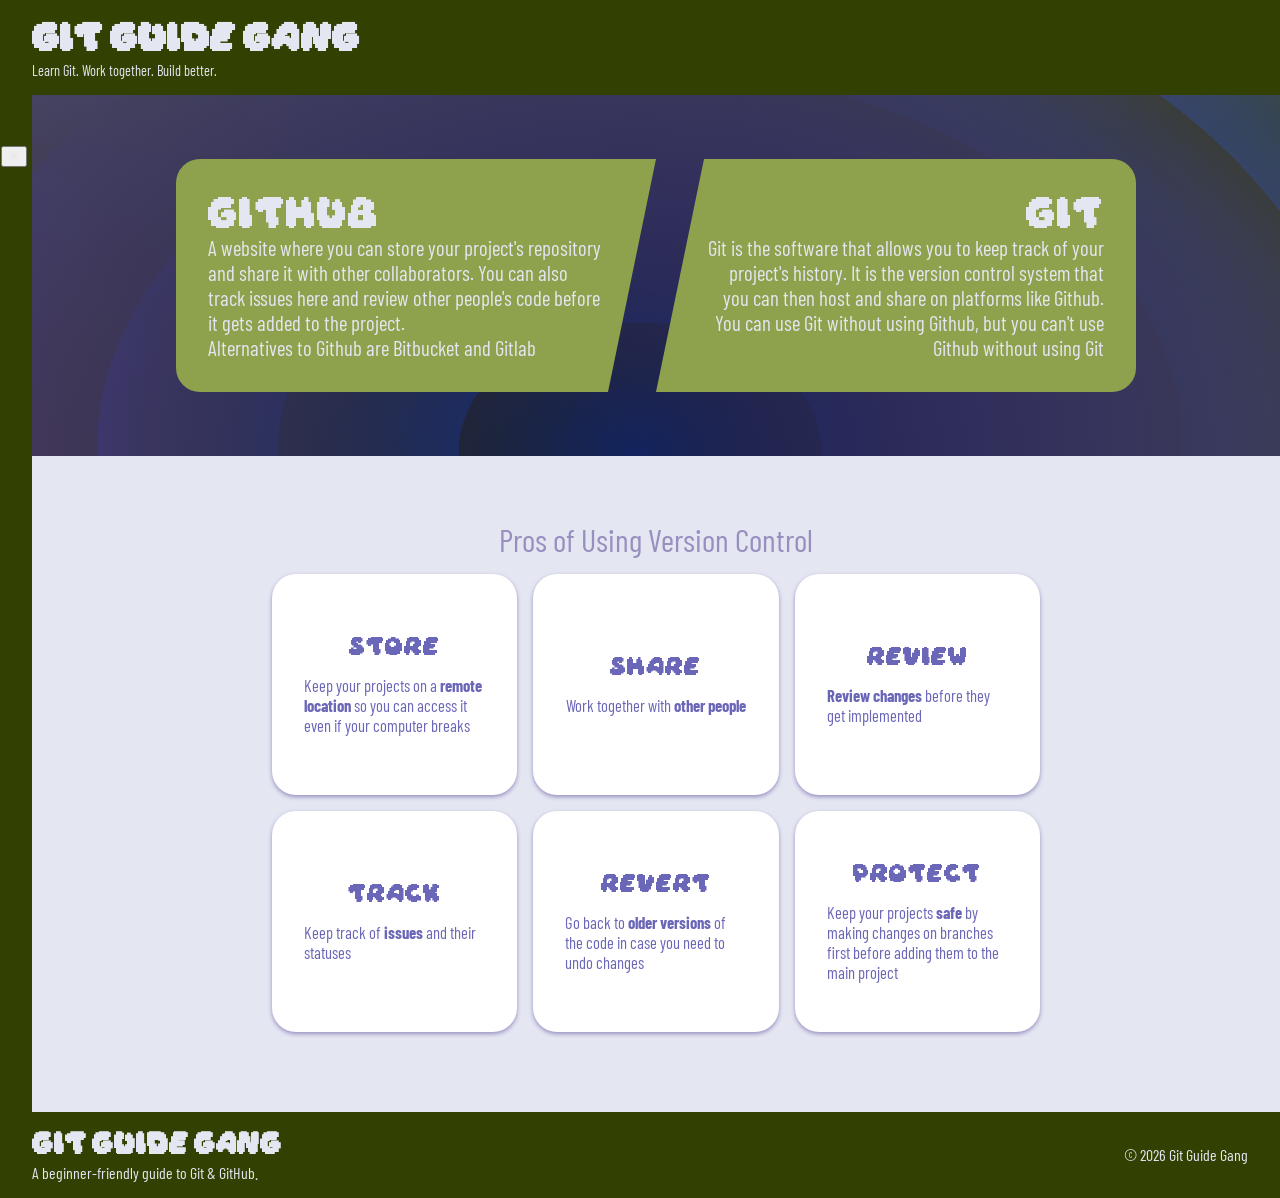
<file: index.html>
<!doctype html>
<html lang="en">
  <head>
    <meta charset="UTF-8" />
    <meta name="viewport" content="width=device-width, initial-scale=1.0" />
    <title>The Git Guide Gang</title>
    <link href="./css/global.css" rel="stylesheet" />
    <link href="./css/home.css" rel="stylesheet" />
    <script type="text/javascript" src="./scripts/app.js" defer></script>
  </head>
  <body class="background">
    <header class="site-header">
      <div class="header-text">
        <h1 class="header-title">Git Guide Gang</h1>
        <p class="header-tagline">Learn Git. Work together. Build better.</p>
      </div>
    </header>
    <div class="nav-container">
    <nav class="nav" id="sidebar">
        <ul>
            <li class="list-logo">
                <span>GitGuideGang</span>
                <button onclick=togglesidebar() id="toggle-btn">
                    <svg xmlns="http://www.w3.org/2000/svg" height="24px" viewBox="0 -960 960 960" width="24px" fill="#e3e3e3"><path d="M120-240v-80h720v80H120Zm0-200v-80h720v80H120Zm0-200v-80h720v80H120Z"/></svg>
                </button>
            </li>
            <li class="active">
                <a href="index.html">
                    <span>Home</span>
                </a>
            </li>
            <li>
                <a href="./html/project.html">
                    <span>Project</span>
                </a>
            </li>
            <li>
                <a href="./html/branching.html">
                    <span>Branching</span>
                </a>
            </li>
            <li>
                <a href="./html/changes.html">
                    <span>Changes</span>
                </a>
            </li>
            <li>
                <a href="./html/commands.html">
                    <span>Commands</span>
                </a>
            </li>
            <li>
                <a href="./html/about.html">
                    <span>About us</span>
                </a>
            </li>
        </ul>
    </nav>
    </div>
    <main>
      <div class="github-git-container">
        <div class="info-container left">
          <div class="info-header left">Github</div>
          <div class="info-text left">
            A website where you can store your project's repository and share it
            with other collaborators. You can also track issues here and review
            other people's code before it gets added to the project.<br />
            Alternatives to Github are Bitbucket and Gitlab
          </div>
        </div>
        <div class="info-container right">
          <div class="info-header right">Git</div>
          <div class="info-text right">
            Git is the software that allows you to keep track of your project's
            history. It is the version control system that you can then host and
            share on platforms like Github. <br />
            You can use Git without using Github, but you can't use Github
            without using Git
          </div>
        </div>
      </div>
      <div class="version-control-container">
        <div class="version-control-header">Pros of Using Version Control</div>
        <div class="card-container">
          <div class="card">
            <div class="card-header">Store</div>
            <div class="card-content">
              Keep your projects on a
              <span class="bold">remote location</span> so you can access it
              even if your computer breaks
            </div>
          </div>
          <div class="card">
            <div class="card-header">Share</div>
            <div class="card-content">
              Work together with
              <span class="bold">other people</span>
            </div>
          </div>
          <div class="card">
            <div class="card-header">Review</div>
            <div class="card-content">
              <span class="bold">Review changes</span> before they get
              implemented
            </div>
          </div>
          <div class="card">
            <div class="card-header">Track</div>
            <div class="card-content">
              Keep track of
              <span class="bold">issues</span> and their statuses
            </div>
          </div>
          <div class="card">
            <div class="card-header">Revert</div>
            <div class="card-content">
              Go back to
              <span class="bold">older versions</span> of the code in case you
              need to undo changes
            </div>
          </div>
          <div class="card">
            <div class="card-header">Protect</div>
            <div class="card-content">
              Keep your projects
              <span class="bold">safe</span> by making changes on branches first
              before adding them to the main project
            </div>
          </div>
        </div>
      </div>
    </main>

    <footer class="site-footer">
      <div class="footer-content">
        <div class="footer-brand">
          <h2 class="footer-title">Git Guide Gang</h2>
          <p class="footer-text">A beginner-friendly guide to Git & GitHub.</p>
        </div>

        <p class="footer-copyright">&copy; 2026 Git Guide Gang</p>
      </div>
    </footer>
  </body>
</html>
</file>
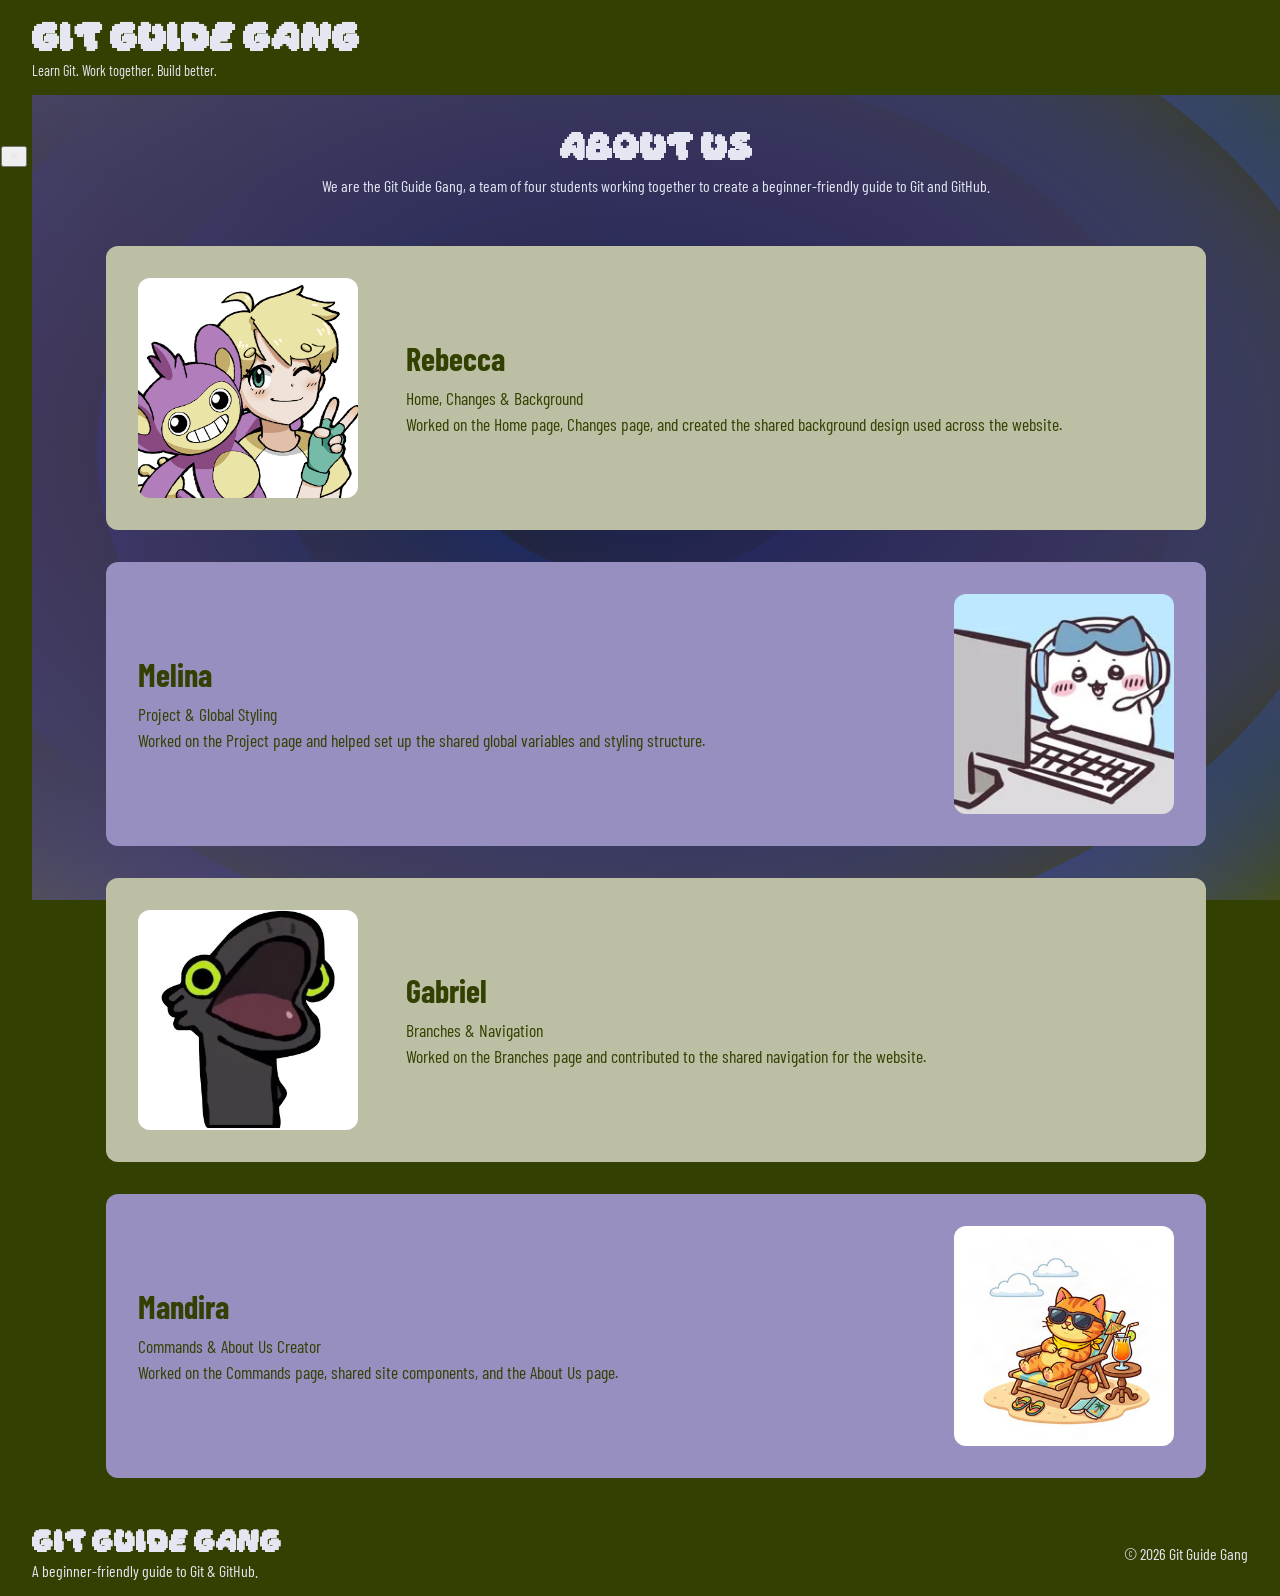
<file: html/about.html>
<!DOCTYPE html>
<html lang="en">
<head>
    <meta charset="UTF-8">
    <meta name="viewport" content="width=device-width, initial-scale=1.0">
    <title>About Us | Git Guide Gang</title>
    <link rel="stylesheet" href="../css/global.css">
    <link rel="stylesheet" href="../css/about.css">
    <script type="text/javascript" src="../scripts/app.js" defer></script>
</head>
<body class="background">
    <header class="site-header">
        <div class="header-text">
            <h1 class="header-title">Git Guide Gang</h1>
            <p class="header-tagline">Learn Git. Work together. Build better.</p>
        </div>
    </header>
    <div class="nav-container">
    <nav class="nav" id="sidebar">
        <ul>
            <li class="list-logo">
                <span>GitGuideGang</span>
                <button onclick=togglesidebar() id="toggle-btn">
                    <svg xmlns="http://www.w3.org/2000/svg" height="24px" viewBox="0 -960 960 960" width="24px" fill="#e3e3e3"><path d="M120-240v-80h720v80H120Zm0-200v-80h720v80H120Zm0-200v-80h720v80H120Z"/></svg>
                </button>
            </li>
            <li>
                <a href="../index.html">
                    <span>Home</span>
                </a>
            </li>
            <li>
                <a href="./project.html">
                    <span>Project</span>
                </a>
            </li>
            <li>
                <a href="./branching.html">
                    <span>Branching</span>
                </a>
            </li>
            <li>
                <a href="./changes.html">
                    <span>Changes</span>
                </a>
            </li>
            <li>
                <a href="./commands.html">
                    <span>Commands</span>
                </a>
            </li>
            <li class="active">
                <a href="./about.html">
                    <span>About us</span>
                </a>
            </li>
        </ul>
    </nav>
    </div>
    <main class="about-page">
        <section class="about-intro">
            <h1>About Us</h1>
            <p>
                We are the Git Guide Gang, a team of four students working
                together to create a beginner-friendly guide to Git and GitHub.
            </p>
        </section>
        <section class="team">
            <div class="team-member">
                <div class="member-image">
                    <img src="../images/reb_profile_picture.png" alt="Rebecca profile picture">
                </div>
                <div class="member-info">
                    <h2>Rebecca</h2>
                    <p class="member-tagline">
                        Home, Changes & Background
                    </p>
                    <p>
                        Worked on the Home page, Changes page, and created the shared 
                        background design used across the website.
                    </p>
                </div>
            </div>
            <div class="team-member">
                <div class="member-image">
                    <img src="../images/mel_profile_picture.jpg" alt="Melina profile picture">
                </div>
                    <div class="member-info">
                        <h2>Melina</h2>
                        <p class="member-tagline">
                            Project & Global Styling
                        </p>
                        <p>
                            Worked on the Project page and helped set up the shared global variables and styling structure.
                        </p>
                    </div>
            </div>
            <div class="team-member">
                <div class="member-image">
                    <img src="../images/gabs_profile_picture.jpg" alt="Gabriel profile picture">
                </div>
                <div class="member-info">
                    <h2>Gabriel</h2>
                    <p class="member-tagline">Branches & Navigation</p>
                    <p>Worked on the Branches page and contributed to the shared navigation for the website.</p>
                </div>
            </div>
            <div class="team-member">
                <div class="member-image">
                    <img src="../images/man_profile_picture.jpg" alt="Mandira profile picture">
                </div>
                <div class="member-info">
                    <h2>Mandira</h2>
                    <p class="member-tagline">Commands &amp; About Us Creator</p>
                    <p>
                        Worked on the Commands page, shared site components,
                        and the About Us page.
                    </p>
                </div>
            </div>
        </section>
    </main>
    <footer class="site-footer">
        <div class="footer-content">
            <div class="footer-brand">
                <h2 class="footer-title">Git Guide Gang</h2>
                <p class="footer-text">A beginner-friendly guide to Git &amp; GitHub.</p>
            </div>
            <p class="footer-copyright">&copy; 2026 Git Guide Gang</p>
        </div>
    </footer>
</body>
</html>
</file>
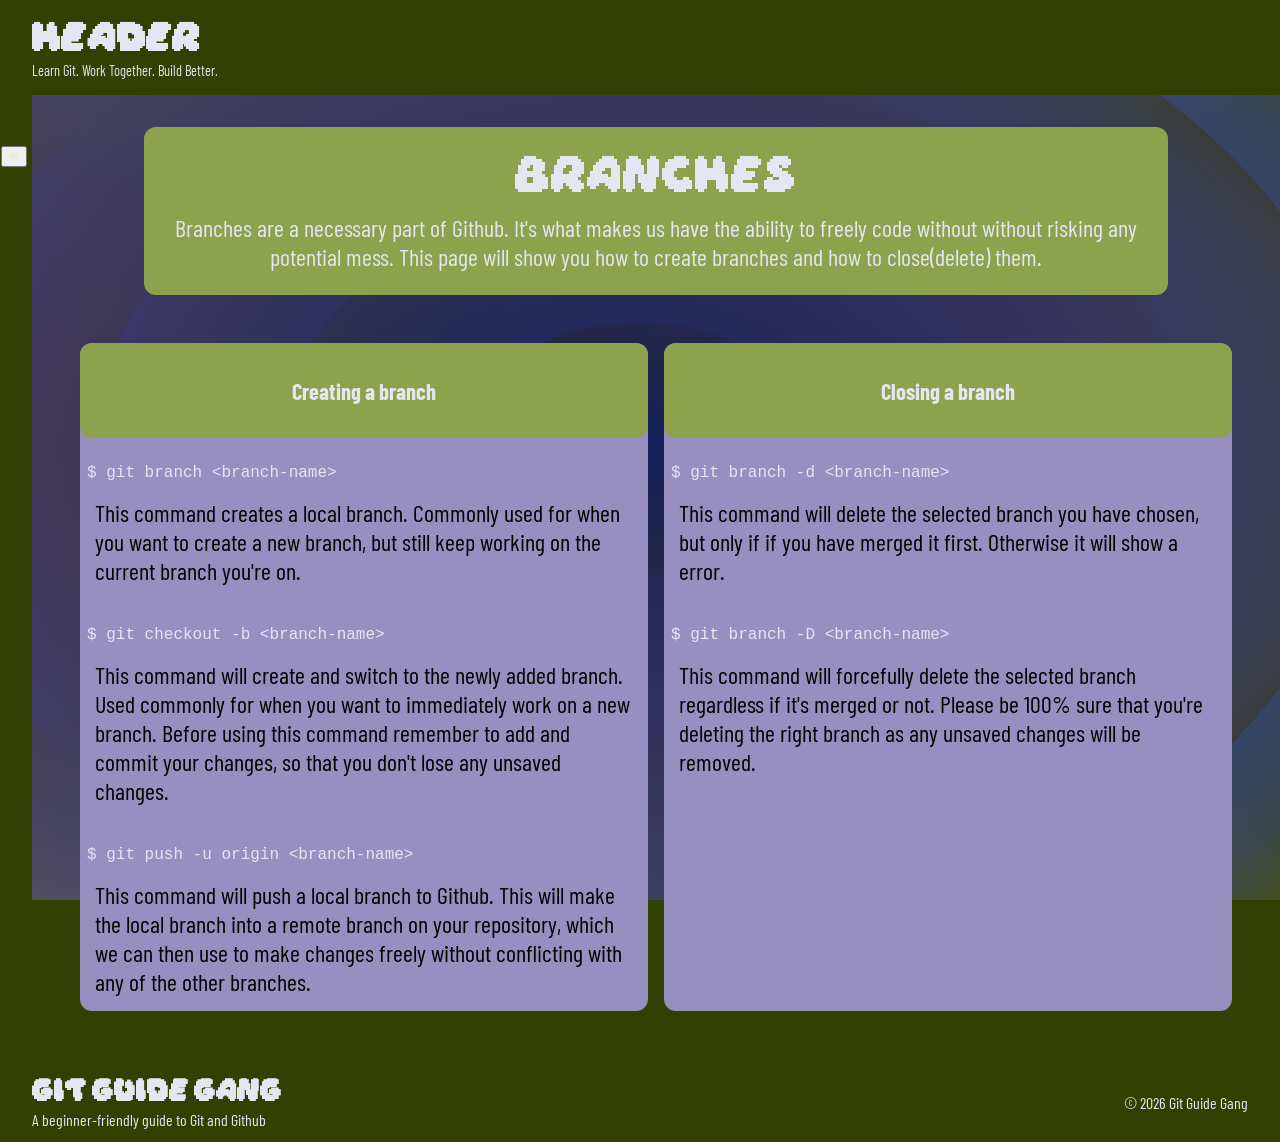
<file: html/branching.html>
<!DOCTYPE html>
<html lang="en">
<head>
    <meta charset="UTF-8">
    <meta name="viewport" content="width=device-width, initial-scale=1.0">
    <title>Branching | Git Guide Gang</title>
    <link rel="stylesheet" href="../css/global.css">
    <link rel="stylesheet" href="../css/branching.css">
    <script type="text/javascript" src="../scripts/app.js" defer></script>
</head>
<body class="background">
    <header class="site-header">
        <div class="header-text">
        <h1 class="header-title">header</h1>
        <p class="header-tagline">Learn Git. Work Together. Build Better.</p>
        </div>
    </header>
    <div class="nav-container">
    <nav class="nav" id="sidebar">
        <ul>
            <li class="list-logo">
                <span>GitGuideGang</span>
                <button onclick=togglesidebar() id="toggle-btn">
                    <svg xmlns="http://www.w3.org/2000/svg" height="24px" viewBox="0 -960 960 960" width="24px" fill="#e3e3e3"><path d="M120-240v-80h720v80H120Zm0-200v-80h720v80H120Zm0-200v-80h720v80H120Z"/></svg>
                </button>
            </li>
            <li>
                <a href="../index.html">
                    <span>Home</span>
                </a>
            </li>
            <li>
                <a href="./project.html">
                    <span>Project</span>
                </a>
            </li>
            <li class="active">
                <a href="./branching.html">
                    <span>Branching</span>
                </a>
            </li>
            <li>
                <a href="./changes.html">
                    <span>Changes</span>
                </a>
            </li>
            <li>
                <a href="./commands.html">
                    <span>Commands</span>
                </a>
            </li>
            <li>
                <a href="./about.html">
                    <span>About us</span>
                </a>
            </li>
        </ul>
    </nav>
    </div>
    <main>
        <div class="container-branch">
            <div class="branch-title">Branches</div>
            <p class="info-text">Branches are a necessary part of Github.
                It's what makes us have the ability to freely code without
                without risking any potential mess. This page will show you how to create
                branches and how to close(delete) them.
            </p>
        </div>
        <div class="card-container">
            <section class="card-window">
                <div class="card-header">
                    <h2 class="card-title">Creating a branch</h2>
                </div>
                <div class="card-content">
                    <div class="card-line">
                        <p class="card-guide"><code>$ git branch &lt;branch-name&gt;</code></p>
                        <p class="info-text">This command creates a local branch. Commonly used
                            for when you want to create a new branch, but still keep working on the current
                            branch you're on.
                        </p>
                    </div>
                    <div class="card-line">
                        <p class="card-guide"><code>$ git checkout -b &lt;branch-name&gt;</code></p>
                        <p class="info-text">This command will create and switch to the newly added branch.
                            Used commonly for when you want to immediately work on a new branch. Before using this
                            command remember to add and commit your changes, so that you don't lose any unsaved changes.
                        </p>
                    </div>
                    <div class="card-line">
                        <p class="card-guide"><code>$ git push -u origin &lt;branch-name&gt;</code></p>
                        <p class="info-text">This command will push a local branch to Github.
                            This will make the local branch into a remote branch on your repository,
                            which we can then use to make changes freely without conflicting with any
                            of the other branches.
                        </p>
                    </div>
                </div>
            </section>
             <section class="card-window">
                <div class="card-header">
                    <h2 class="card-title">Closing a branch</h2>
                </div>
                <div class="card-content">
                    <div class="card-line">
                        <p class="card-guide"><code>$ git branch -d &lt;branch-name&gt;</code></p>
                        <p class="info-text">
                            This command will delete the selected branch you have chosen, but only if 
                            if you have merged it first. Otherwise it will show a error.
                        </p>
                    </div>
                    <div class="card-line">
                        <p class="card-guide"><code>$ git branch -D &lt;branch-name&gt;</code></p>
                        <p class="info-text">This command will forcefully delete the selected branch
                            regardless if it's merged or not. Please be 100% sure that you're deleting
                            the right branch as any unsaved changes will be removed.
                        </p>
                    </div>
                </div>
            </section>
        </div>
    </main>
    <footer class="site-footer">
        <div class="footer-content">
            <div class="footer-brand">
                <h2 class="footer-title">Git Guide Gang</h2>
                <p class="footer-text">A beginner-friendly guide to Git and Github</p>
            </div>
            <p class="footer-copyright">&copy; 2026 Git Guide Gang</p>
        </div>
    </footer>
</body>
</html>
</file>
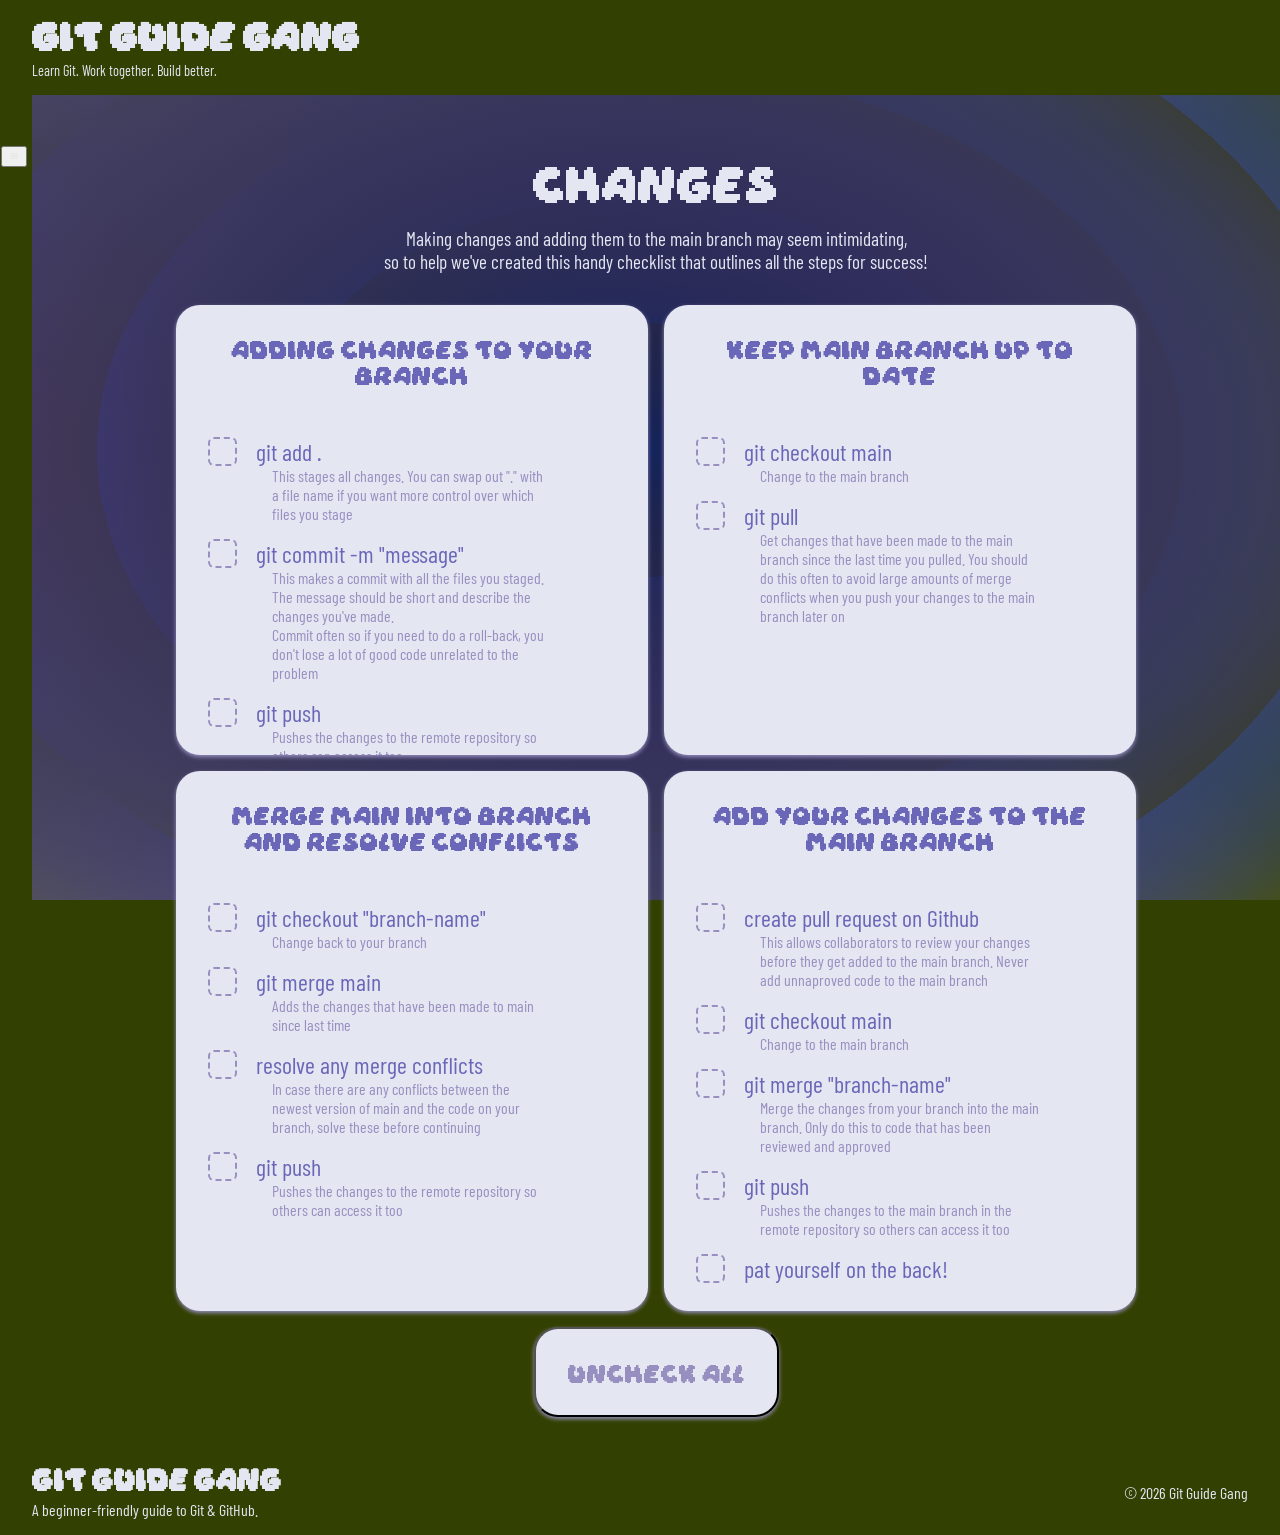
<file: html/changes.html>
<!doctype html>
<html lang="en">
  <head>
    <meta charset="UTF-8" />
    <meta name="viewport" content="width=device-width, initial-scale=1.0" />
    <title>The Git Guide Gang</title>
    <link href="../css/global.css" rel="stylesheet" />
    <link href="../css/changes.css" rel="stylesheet" />
    <script type="text/javascript" src="../scripts/app.js" defer></script>
  </head>
  <body class="background">
    <header class="site-header">
      <div class="header-text">
        <h1 class="header-title">Git Guide Gang</h1>
        <p class="header-tagline">Learn Git. Work together. Build better.</p>
      </div>
    </header>
    <div class="nav-container">
        <nav class="nav" id="sidebar">
        <ul>
            <li class="list-logo">
                <span>GitGuideGang</span>
                <button onclick=togglesidebar() id="toggle-btn">
                    <svg xmlns="http://www.w3.org/2000/svg" height="24px" viewBox="0 -960 960 960" width="24px" fill="#e3e3e3"><path d="M120-240v-80h720v80H120Zm0-200v-80h720v80H120Zm0-200v-80h720v80H120Z"/></svg>
                </button>
            </li>
            <li>
                <a href="../index.html">
                    <span>Home</span>
                </a>
            </li>
            <li>
                <a href="./project.html">
                    <span>Project</span>
                </a>
            </li>
            <li>
                <a href="./branching.html">
                    <span>Branching</span>
                </a>
            </li>
            <li class="active">
                <a href="./changes.html">
                    <span>Changes</span>
                </a>
            </li>
            <li>
                <a href="./commands.html">
                    <span>Commands</span>
                </a>
            </li>
            <li>
                <a href="./about.html">
                    <span>About us</span>
                </a>
            </li>
        </ul>
    </nav>
    </div>
    <main>
      <div class="changes-title">Changes</div>
      <div class="changes-text">
        Making changes and adding them to the main branch may seem intimidating,
        <br />
        so to help we've created this handy checklist that outlines all the
        steps for success!
      </div>

      <div class="card-container">
        <div class="card">
          <div class="card-header">Adding changes to your branch</div>
          <div class="card-content">
            <label class="checklist"
              >git add .
              <input type="checkbox" />
              <span class="checkmark"></span>
            </label>
            <div class="info">
              This stages all changes. You can swap out "." with a file name if
              you want more control over which files you stage
            </div>
            <label class="checklist"
              >git commit -m "message"
              <input type="checkbox" />
              <span class="checkmark"></span>
            </label>
            <div class="info">
              This makes a commit with all the files you staged. The message
              should be short and describe the changes you've made.
              <br />Commit often so if you need to do a roll-back, you don't
              lose a lot of good code unrelated to the problem
            </div>
            <label class="checklist"
              >git push
              <input type="checkbox" />
              <span class="checkmark"></span>
            </label>
            <div class="info">
              Pushes the changes to the remote repository so others can access
              it too
            </div>
          </div>
        </div>
        <div class="card">
          <div class="card-header">Keep main branch up to date</div>
          <div class="card-content">
            <label class="checklist"
              >git checkout main
              <input type="checkbox" />
              <span class="checkmark"></span>
            </label>
            <div class="info">Change to the main branch</div>
            <label class="checklist"
              >git pull
              <input type="checkbox" />
              <span class="checkmark"></span>
            </label>
            <div class="info">
              Get changes that have been made to the main branch since the last
              time you pulled. You should do this often to avoid large amounts
              of merge conflicts when you push your changes to the main branch
              later on
            </div>
          </div>
        </div>
        <div class="card second-row">
          <div class="card-header">
            Merge main into branch and resolve conflicts
          </div>
          <div class="card-content">
            <label class="checklist"
              >git checkout "branch-name"
              <input type="checkbox" />
              <span class="checkmark"></span>
            </label>
            <div class="info">Change back to your branch</div>
            <label class="checklist"
              >git merge main
              <input type="checkbox" />
              <span class="checkmark"></span>
            </label>
            <div class="info">
              Adds the changes that have been made to main since last time
            </div>
            <label class="checklist"
              >resolve any merge conflicts
              <input type="checkbox" />
              <span class="checkmark"></span>
            </label>
            <div class="info">
              In case there are any conflicts between the newest version of main
              and the code on your branch, solve these before continuing
            </div>
            <label class="checklist"
              >git push
              <input type="checkbox" />
              <span class="checkmark"></span>
            </label>
            <div class="info">
              Pushes the changes to the remote repository so others can access
              it too
            </div>
          </div>
        </div>
        <div class="card second-row">
          <div class="card-header">Add your changes to the main branch</div>
          <div class="card-content">
            <label class="checklist"
              >create pull request on Github
              <input type="checkbox" />
              <span class="checkmark"></span>
            </label>
            <div class="info">
              This allows collaborators to review your changes before they get
              added to the main branch. Never add unnaproved code to the main
              branch
            </div>
            <label class="checklist"
              >git checkout main
              <input type="checkbox" />
              <span class="checkmark"></span>
            </label>
            <div class="info">Change to the main branch</div>
            <label class="checklist"
              >git merge "branch-name"
              <input type="checkbox" />
              <span class="checkmark"></span>
            </label>
            <div class="info">
              Merge the changes from your branch into the main branch. Only do
              this to code that has been reviewed and approved
            </div>
            <label class="checklist"
              >git push
              <input type="checkbox" />
              <span class="checkmark"></span>
            </label>
            <div class="info">
              Pushes the changes to the main branch in the remote repository so
              others can access it too
            </div>
            <label class="checklist"
              >pat yourself on the back!
              <input type="checkbox" />
              <span class="checkmark"></span>
            </label>
          </div>
        </div>
      </div>
      <button class="uncheck-button">uncheck all</button>
      <script src="../scripts/checklist.js"></script>
    </main>

    <footer class="site-footer">
      <div class="footer-content">
        <div class="footer-brand">
          <h2 class="footer-title">Git Guide Gang</h2>
          <p class="footer-text">A beginner-friendly guide to Git & GitHub.</p>
        </div>
        <p class="footer-copyright">&copy; 2026 Git Guide Gang</p>
      </div>
    </footer>
  </body>
</html>
</file>
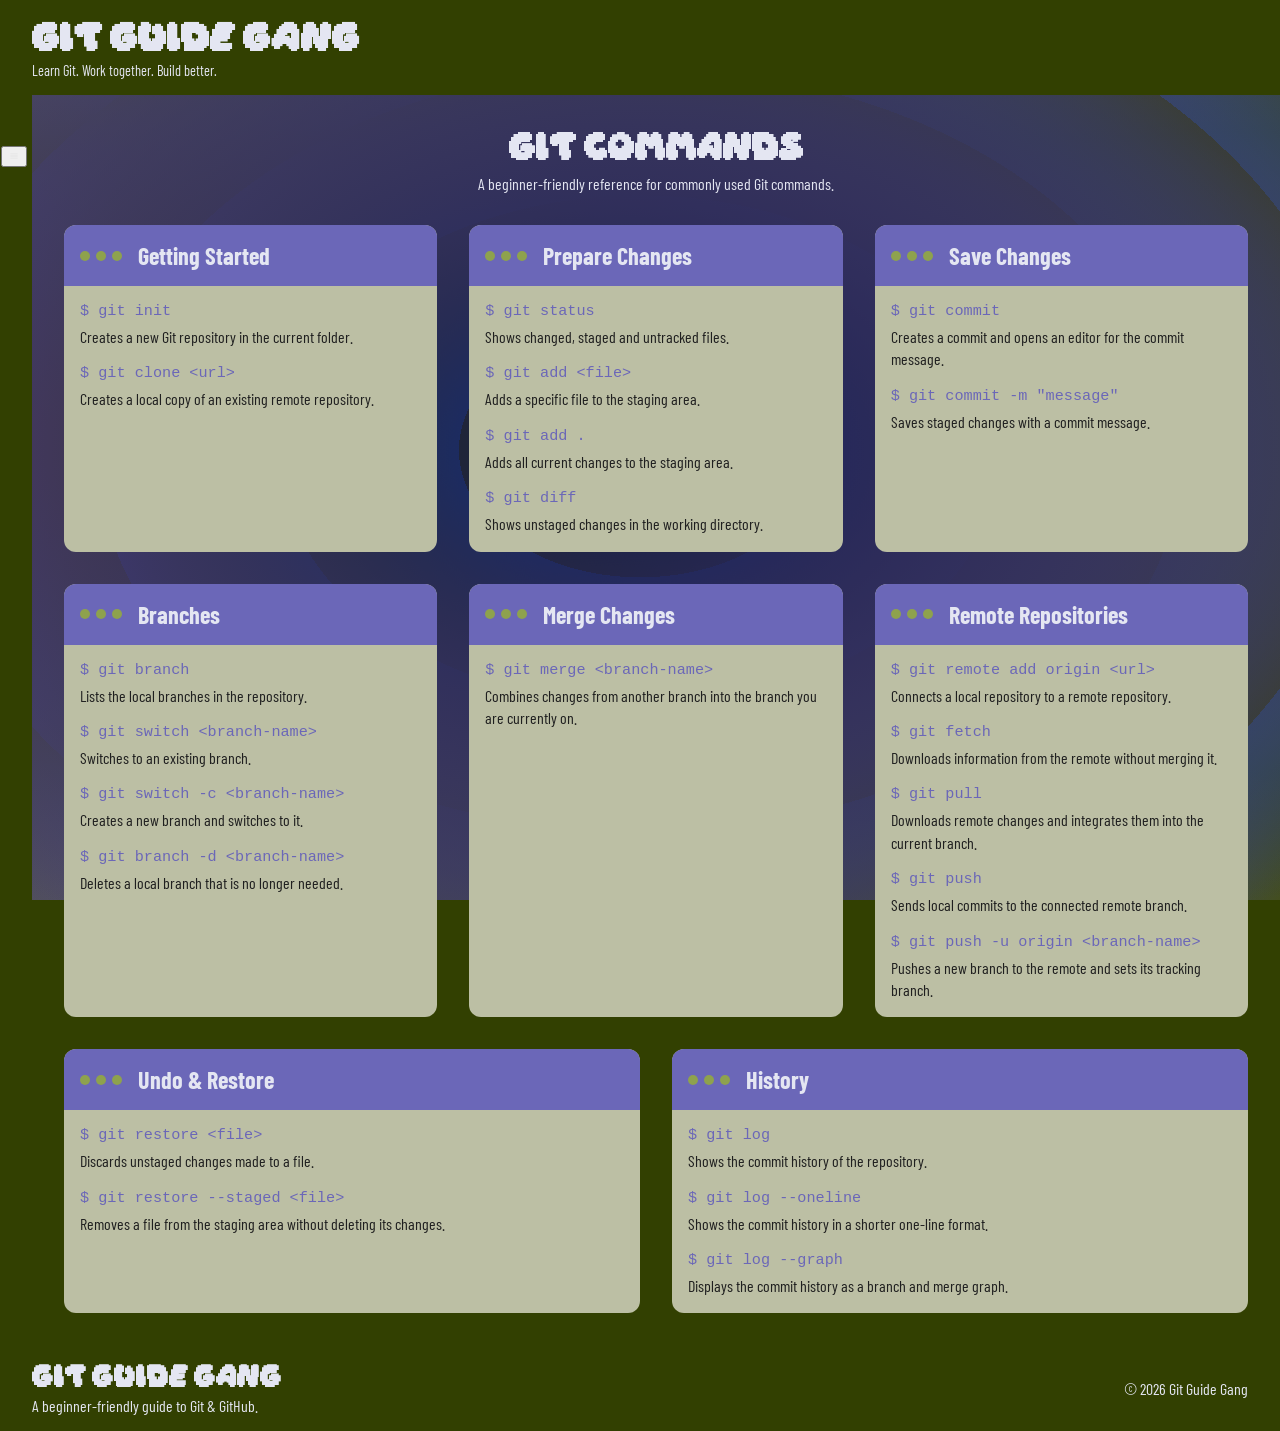
<file: html/commands.html>
<!DOCTYPE html>
<html lang="en">
<head>
    <meta charset="UTF-8">
    <meta name="viewport" content="width=device-width, initial-scale=1.0">
    <title>Git Commands | Git Guide Gang</title>
    <link rel="stylesheet" href="../css/global.css">
    <link rel="stylesheet" href="../css/commands.css">
    <script type="text/javascript" src="../scripts/app.js" defer></script>
</head>
<body class="background">
        <header class="site-header">
        <div class="header-text">
            <h1 class="header-title">Git Guide Gang</h1>
            <p class="header-tagline">
                Learn Git. Work together. Build better.
            </p>
        </div>
        </header>
        <div class="nav-container">
        <nav class="nav" id="sidebar">
        <ul>
            <li class="list-logo">
                <span>GitGuideGang</span>
                <button onclick=togglesidebar() id="toggle-btn">
                    <svg xmlns="http://www.w3.org/2000/svg" height="24px" viewBox="0 -960 960 960" width="24px" fill="#e3e3e3"><path d="M120-240v-80h720v80H120Zm0-200v-80h720v80H120Zm0-200v-80h720v80H120Z"/></svg>
                </button>
            </li>
            <li>
                <a href="../index.html">
                    <span>Home</span>
                </a>
            </li>
            <li>
                <a href="./project.html">
                    <span>Project</span>
                </a>
            </li>
            <li>
                <a href="./branching.html">
                    <span>Branching</span>
                </a>
            </li>
            <li>
                <a href="./changes.html">
                    <span>Changes</span>
                </a>
            </li>
            <li class="active">
                <a href="./commands.html">
                    <span>Commands</span>
                </a>
            </li>
            <li>
                <a href="./about.html">
                    <span>About us</span>
                </a>
            </li>
        </ul>
    </nav>
    </div>
        <main class="commands-page">
            <section class="commands-intro">
                <h1>Git Commands</h1>
                <p>
                    A beginner-friendly reference for commonly used Git commands.
                </p>
            </section>
            <div class="terminal-container">
                <section class="terminal-window">
                    <div class="terminal-header">
                        <div class="terminal-dots">
                            <span></span>
                            <span></span>
                            <span></span>
                        </div>
                        <h2>Getting Started</h2>
                    </div>
                    <div class="terminal-content">
                        <div class="command-line">
                            <code>$ git init</code>
                            <p>Creates a new Git repository in the current folder.</p>
                        </div>
                        <div class="command-line">
                            <code>$ git clone &lt;url&gt;</code>
                            <p>Creates a local copy of an existing remote repository.</p>
                        </div>
                    </div>
                </section>
                <section class="terminal-window">
                    <div class="terminal-header">
                        <div class="terminal-dots">
                            <span></span>
                            <span></span>
                            <span></span>
                        </div>
                        <h2>Prepare Changes</h2>
                    </div>
                    <div class="terminal-content">
                        <div class="command-line">
                            <code>$ git status</code>
                            <p>Shows changed, staged and untracked files.</p>
                        </div>
                        <div class="command-line">
                            <code>$ git add &lt;file&gt;</code>
                            <p>Adds a specific file to the staging area.</p>
                        </div>
                        <div class="command-line">
                            <code>$ git add .</code>
                            <p>Adds all current changes to the staging area.</p>
                        </div>
                        <div class="command-line">
                            <code>$ git diff</code>
                            <p>Shows unstaged changes in the working directory.</p>
                        </div>
                    </div>
                </section>
                <section class="terminal-window">
                    <div class="terminal-header">
                        <div class="terminal-dots">
                            <span></span>
                            <span></span>
                            <span></span>
                        </div>
                        <h2>Save Changes</h2>
                    </div>
                    <div class="terminal-content">
                        <div class="command-line">
                            <code>$ git commit</code>
                            <p>Creates a commit and opens an editor for the commit message.</p>
                        </div>
                        <div class="command-line">
                            <code>$ git commit -m "message"</code>
                            <p>Saves staged changes with a commit message.</p>
                        </div>
                    </div>
                </section>
                <section class="terminal-window">
                    <div class="terminal-header">
                        <div class="terminal-dots">
                            <span></span>
                            <span></span>
                            <span></span>
                        </div>
                        <h2>Branches</h2>
                    </div>
                    <div class="terminal-content">
                        <div class="command-line">
                            <code>$ git branch</code>
                            <p>Lists the local branches in the repository.</p>
                        </div>
                        <div class="command-line">
                            <code>$ git switch &lt;branch-name&gt;</code>
                            <p>Switches to an existing branch.</p>
                        </div>
                        <div class="command-line">
                            <code>$ git switch -c &lt;branch-name&gt;</code>
                            <p>Creates a new branch and switches to it.</p>
                        </div>
                        <div class="command-line">
                            <code>$ git branch -d &lt;branch-name&gt;</code>
                            <p>Deletes a local branch that is no longer needed.</p>
                        </div>
                    </div>
                </section>
                <section class="terminal-window">
                    <div class="terminal-header">
                        <div class="terminal-dots">
                            <span></span>
                            <span></span>
                            <span></span>
                        </div>
                        <h2>Merge Changes</h2>
                    </div>
                    <div class="terminal-content">
                        <div class="command-line">
                            <code>$ git merge &lt;branch-name&gt;</code>
                            <p>
                                Combines changes from another branch into the
                                branch you are currently on.
                            </p>
                        </div>
                    </div>
                </section>
                <section class="terminal-window">
                    <div class="terminal-header">
                        <div class="terminal-dots">
                            <span></span>
                            <span></span>
                            <span></span>
                        </div>
                        <h2>Remote Repositories</h2>
                    </div>
                    <div class="terminal-content">
                        <div class="command-line">
                            <code>$ git remote add origin &lt;url&gt;</code>
                            <p>Connects a local repository to a remote repository.</p>
                        </div>
                        <div class="command-line">
                            <code>$ git fetch</code>
                            <p>Downloads information from the remote without merging it.</p>
                        </div>
                        <div class="command-line">
                            <code>$ git pull</code>
                            <p>Downloads remote changes and integrates them into the current branch.</p>
                        </div>
                        <div class="command-line">
                            <code>$ git push</code>
                            <p>Sends local commits to the connected remote branch.</p>
                        </div>
                        <div class="command-line">
                            <code>$ git push -u origin &lt;branch-name&gt;</code>
                            <p>
                                Pushes a new branch to the remote and sets its
                                tracking branch.
                            </p>
                        </div>
                    </div>
                </section>
                <section class="terminal-window">
                    <div class="terminal-header">
                        <div class="terminal-dots">
                            <span></span>
                            <span></span>
                            <span></span>
                        </div>
                        <h2>Undo &amp; Restore</h2>
                    </div>
                    <div class="terminal-content">
                        <div class="command-line">
                            <code>$ git restore &lt;file&gt;</code>
                            <p>Discards unstaged changes made to a file.</p>
                        </div>
                         <div class="command-line">
                            <code>$ git restore --staged &lt;file&gt;</code>
                            <p>Removes a file from the staging area without deleting its changes.</p>
                        </div>
                    </div>
                </section>
                <section class="terminal-window">
                    <div class="terminal-header">
                        <div class="terminal-dots">
                            <span></span>
                            <span></span>
                            <span></span>
                        </div>
                        <h2>History</h2>
                    </div>
                    <div class="terminal-content">
                        <div class="command-line">
                            <code>$ git log</code>
                            <p>Shows the commit history of the repository.</p>
                        </div>
                        <div class="command-line">
                            <code>$ git log --oneline</code>
                            <p>Shows the commit history in a shorter one-line format.</p>
                        </div>
                        <div class="command-line">
                            <code>$ git log --graph</code>
                            <p>Displays the commit history as a branch and merge graph.</p>
                        </div>
                    </div>
                </section>
            </div>
        </main>
        <footer class="site-footer">
        <div class="footer-content">
            <div class="footer-brand">
                <h2 class="footer-title">Git Guide Gang</h2>
                <p class="footer-text">
                    A beginner-friendly guide to Git & GitHub.
                </p>
            </div>
            <p class="footer-copyright">
                &copy; 2026 Git Guide Gang
            </p>
        </div>
    </footer> 
</body>
</html>
</file>
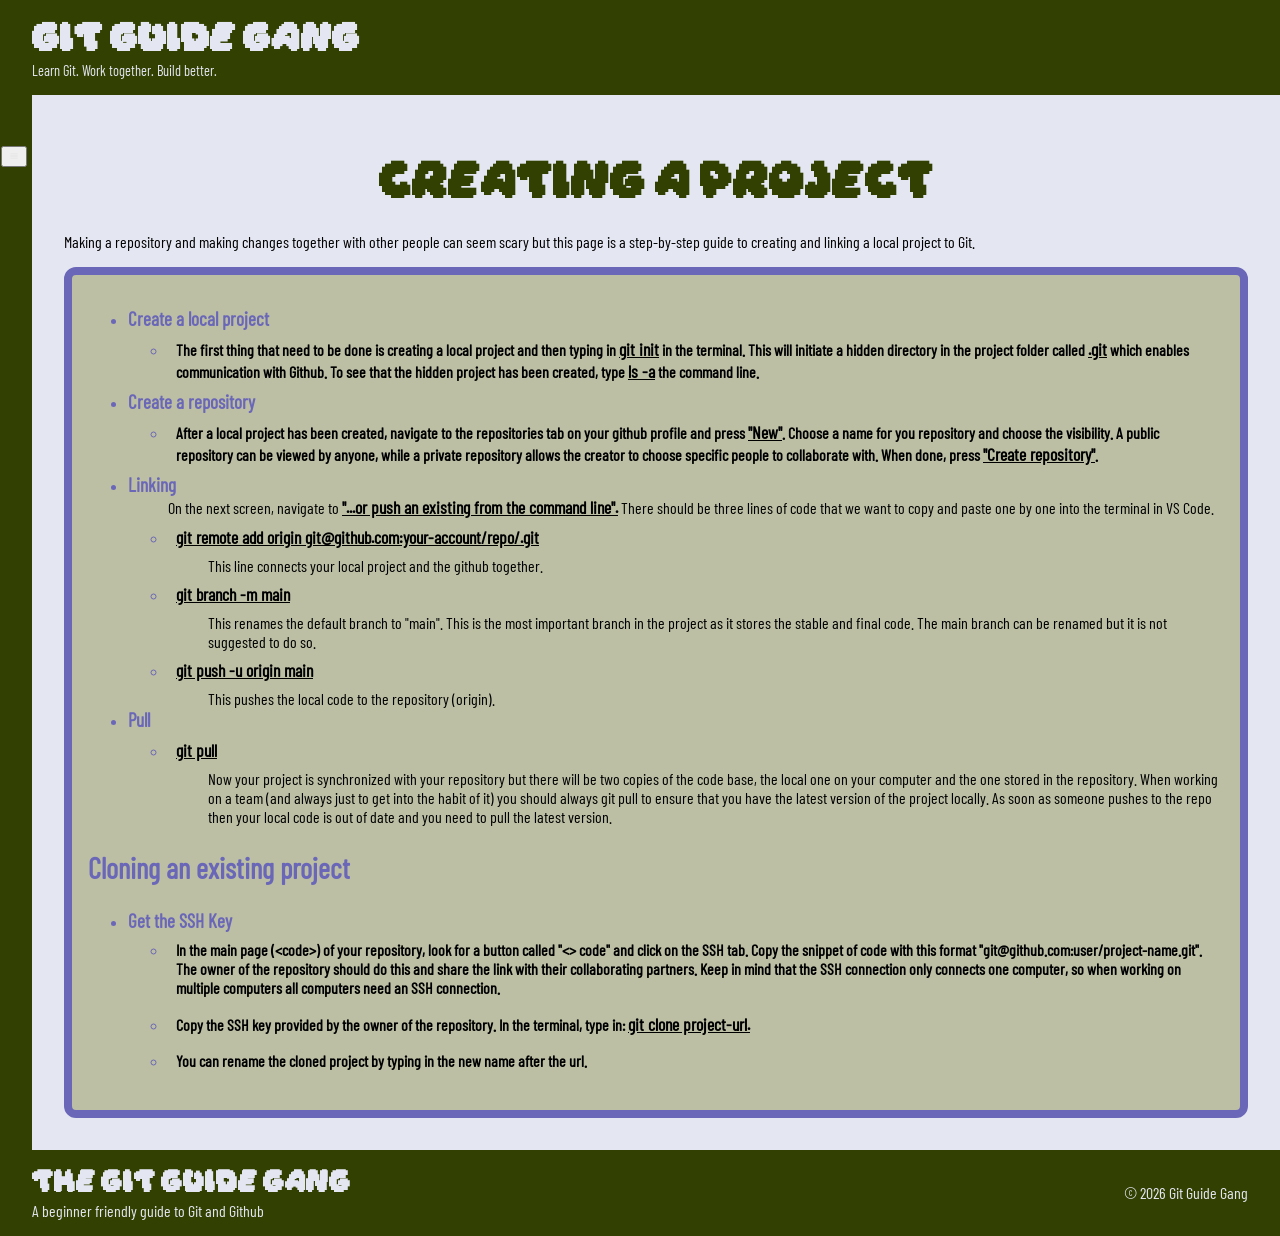
<file: html/project.html>
<!DOCTYPE html>
<html lang="en">
<head>
    <meta charset="UTF-8">
    <meta name="viewport" content="width=device-width, initial-scale=1.0">
    <title>Project</title>
    <link rel="stylesheet" href="../css/global.css">
    <link rel="stylesheet" href="../css/project.css">
    <script type="text/javascript" src="../scripts/app.js" defer></script>
</head>
<body>
    <header class="site-header">
        <div class="header-text">
        <h1 class="header-title">Git Guide Gang</h1>
        <p class="header-tagline">Learn Git. Work together. Build better.</p>
        </div>
    </header>
    <div class="nav-container">
    <nav class="nav" id="sidebar">
        <ul>
            <li class="list-logo">
                <span>GitGuideGang</span>
                <button onclick=togglesidebar() id="toggle-btn">
                    <svg xmlns="http://www.w3.org/2000/svg" height="24px" viewBox="0 -960 960 960" width="24px" fill="#e3e3e3"><path d="M120-240v-80h720v80H120Zm0-200v-80h720v80H120Zm0-200v-80h720v80H120Z"/></svg>
                </button>
            </li>
            <li>
                <a href="../index.html">
                    <span>Home</span>
                </a>
            </li>
            <li class="active">
                <a href="./project.html">
                    <span>Project</span>
                </a>
            </li>
            <li>
                <a href="./branching.html">
                    <span>Branching</span>
                </a>
            </li>
            <li>
                <a href="./changes.html">
                    <span>Changes</span>
                </a>
            </li>
            <li>
                <a href="./commands.html">
                    <span>Commands</span>
                </a>
            </li>
            <li>
                <a href="./about.html">
                    <span>About us</span>
                </a>
            </li>
        </ul>
    </nav>
    </div>
    <main class="main">
    <h2 class="content-title">Creating a project</h2>
    <div class="introduction-text">
        Making a repository and making changes together with 
        other people can seem scary but this page is a 
        step-by-step guide to creating and linking a local project 
        to Git.
    </div>
    <div class="main-content">
    <ul class="information-text">
            <li> 
                <div class="list-title">Create a local project</div>
                <ul class="description"> 
                <li>The first thing that need to be done is creating a
                 local project and then typing in 
                 <b>git init</b> in the terminal. This will 
                 initiate a hidden directory in the project folder 
                 called <b>.git</b> which enables communication with 
                 Github. To see that the hidden project has been 
                 created, type <b>ls -a</b> the command line.
                 </li>
                 </ul>
            </li>
         <li> 
            <div class="list-title"> Create a repository </div> 
          <ul class="description">
            <li>After a local project has been created, navigate to 
            the repositories tab on your github profile and press 
            <b>"New"</b>. Choose a name for you repository and choose
             the visibility. A public repository can be viewed by 
             anyone, while a private repository allows the creator 
             to choose specific people to collaborate with. 
             When done, press <b> "Create repository"</b>.
            </li>
         </ul>
         </li>
         <li> 
         <div class="list-title">Linking</div> 
          <ul class="description">
                On the next screen, navigate to <b>"...or push an existing 
                from the command line".</b> There should be three lines
                of code that we want to copy and paste one by one into 
                the terminal in VS Code. 
            <li><b>git remote add origin git@github.com:your-account/repo/.git</b></li>
            <ul>This line connects your local project and the github together.</ul>
            <li><b>git branch -m main</b></li>
            <ul>This renames the default branch to "main". This is the most 
                important branch in the project as it stores the stable and 
                final code. The main branch can be renamed but it is not 
                suggested to do so.</ul>   
            <li><b>git push -u origin main</b></li>
            <ul>This pushes the local code to the repository (origin).</ul>
          </ul>
         </li>
         <li>
         <div class="list-title"> Pull </div> 
         <ul class="description">
            <li><b> git pull</b></li>
            <ul> Now your project is synchronized with your repository but there 
            will be two copies of the code base, the local one on your 
            computer and the one stored in the repository. When working on a 
            team (and always just to get into the habit of it) you should always 
            git pull to ensure that you have the latest version of the 
            project locally. As soon as someone pushes to the repo then your 
            local code is out of date and you need to pull the latest version.
            </ul>
        </ul>
    </li>
    </ul>
    <div class="list-title">
         <h2>Cloning an existing project</h2>
    </div>
         <ul class="information-text">
            <li> 
                <div class="list-title">Get the SSH Key</div>
                <ul class="description"> 
                    <li>In the main page (&lt;code&gt;) of your repository, 
                        look for a button called "&lt;&gt; code" and click on 
                        the SSH tab. Copy the snippet of code with this format
                        "git@github.com:user/project-name.git". The owner of 
                        the repository should do this and share the link with 
                        their collaborating partners. Keep in mind that the 
                        SSH connection only connects one computer, so when 
                        working on multiple computers all computers need an 
                        SSH connection. 
                    </li>
                </li>
                </ul>
                <ul class="description">
                    <li>Copy the SSH key provided by the owner of the 
                        repository. In the terminal, type in: <b>git clone 
                        project-url.</b>
                    <li>You can rename the cloned project by typing in the new
                        name after the url.</li>
                    </li>
                </ul>
            </li>
    </div>
    </main>
    <footer class="site-footer">
        <div class="footer-content">
        <div class="footer-brand">
        <h2 class="footer-title">The Git Guide Gang</h2>
        <p class="footer-text">A beginner friendly guide to Git and Github</p>
        </div>
         <p class="footer-copyright">&copy; 2026 Git Guide Gang</p>
        </div>
    </footer>
</body>
</html>
</file>
<file: css/global.css>
:root {
  --color-primary: #324001;
  --color-secondary: #6b67b8;
  --color-accent-green: #8ea24d;
  --color-accent-purple: #978fc0;
  --color-accent-cotton: #e4e6f2;
  --color-accent-sage: #bcbfa4;

  --spacing-primary: 16px;
  --spacing-secondary: 32px;
  --border-radius: 12px;

  --font-title: "daydream", Arial, sans-serif;
  --font-content: "BarlowCondensed-Regular", Arial, sans-serif;
  --font-content-bold: "BarlowCondensed-Bold", Arial, sans-serif;
  --font-content-italic: "BarlowCondensed-Italic", Arial, sans-serif;
}

@font-face {
  font-family: "daydream";
  src: url(../fonts/daydream.woff2);
}

@font-face {
  font-family: "BarlowCondensed-Bold";
  src: url(../fonts/BarlowCondensed-Bold.ttf);
}

@font-face {
  font-family: "BarlowCondensed-Italic";
  src: url(../fonts/BarlowCondensed-Italic.ttf);
}

@font-face {
  font-family: "BarlowCondensed-Regular";
  src: url(../fonts/BarlowCondensed-Regular.woff2);
}

body {
    margin: 0;
    min-height: 100vh;
    display: grid;
    grid-template: auto 1fr auto / auto 1fr;
    transition: grid-template 300ms ease-in-out;
    grid-template-areas: "header header"
                   "nav main"
                   "footer footer"
}

main {
    flex: 1;
    grid-area: main;
}

svg {
    color: var(--color-primary);
}

.nav-container {
    position: relative;
}

.nav {
    box-sizing: border-box;
    top: 0;
    left: 0;
    height: 100%;
    width: 0vw;
    padding: 5px 1em;
    background-color: var(--color-primary);
    font-family: var(--font-content);
    grid-area: nav;
    overflow: hidden;
    z-index: 1;
    transition: 300ms ease-in-out;
}

.nav.show {
    width: 150px;
    grid-area: nav;
}

.list-logo {
    display: flex;
    justify-content: flex-end;
    gap: 20px;
    width: 1px;
}

button {
    margin: 30px;
}

nav ul {
    list-style: none;
    gap: 16px;
}

svg {
    height: 10px;
    width: 10px;
}

.nav ul li.active a {
    color: var(--color-accent-cotton);

    svg {
        fill: var(--color-accent-cotton);
    }
}

.nav a {
    border-radius: 6px;
    padding: var(--spacing-primary);
    text-decoration: none;
    color: var(--color-accent-sage);
    display: flex;
    align-items: center;
    gap: 1em;
}

.site-header {
    display: flex;
    justify-content: space-between;
    align-items: center;
    grid-area: header;
    padding: var(--spacing-primary) var(--spacing-secondary);
    background-color: var(--color-primary);
    color: var(--color-accent-cotton);
}

.background {
  background:
    radial-gradient(ellipse at center, var(--color-secondary), transparent),
    radial-gradient(
      ellipse at left,
      var(--color-accent-purple) 5%,
      transparent
    ),
    radial-gradient(
      ellipse at right,
      var(--color-accent-green) 50%,
      transparent
    ),
    repeating-radial-gradient(
      var(--color-accent-purple),
      var(--color-accent-green) 20%
    );

  background-color: var(--color-primary);
  background-blend-mode: difference;
  background-attachment: fixed;
}

.site-header {
  display: flex;
  justify-content: space-between;
  align-items: center;
  padding: var(--spacing-primary) var(--spacing-secondary);
  background-color: var(--color-primary);
  color: var(--color-accent-cotton);
}

.header-text {
  display: flex;
  flex-direction: column;
}

.header-title {
  margin: 0;
  font-family: var(--font-title);
  font-size: 1.6rem;
}

.header-tagline {
  margin: 4px 0 0;
  font-family: var(--font-content);
  font-size: 0.9rem;
}

.site-footer {
    padding: var(--spacing-primary) var(--spacing-secondary);
    grid-area: footer;
    background-color: var(--color-primary);
    color: var(--color-accent-cotton);
}

.footer-content {
  display: flex;
  justify-content: space-between;
  align-items: center;
  gap: var(--spacing-primary);
}

.footer-title {
  margin: 0;
  font-family: var(--font-title);
  font-size: 1.2rem;
}

.footer-text {
  margin: 4px 0 0;
  font-family: var(--font-content);
}

.footer-copyright {
  margin: 0;
  font-family: var(--font-content);
}

@media (max-width: 768px) {
  .site-header {
    flex-direction: column;
    align-items: flex-start;
    gap: var(--spacing-primary);
    padding: var(--spacing-primary);
  }

  main {
    margin-left: var(--spacing-secondary);
  }

  .nav {
    position: absolute;
  }

  .footer-content {
    flex-direction: column;
    align-items: flex-start;
  }

  .site-footer {
    padding: var(--spacing-primary);
  }
}
</file>
<file: css/home.css>
.github-git-container {
    display: flex;
    flex-flow: column no-wrap;
    width: 75vw;
    height: fit-content;
    margin: 64px auto;

    border-radius: 24px;
    background-color: var(--color-accent-green);

    clip-path: polygon(
        0% 0%,
        0% 100%,
        45% 100%,
        50% 0,
        55% 0,
        50% 100%,
        100% 100%,
        100% 0%
    );
}

.info-container {
    width: 50%;
    height: 100%;
}

.info-header {
    padding: var(--spacing-secondary);
    padding-bottom: 0;
    font-family: var(--font-title);
    font-size: calc(1.5vw + 0.5rem);
    color: var(--color-accent-cotton);

    &.left {
        text-align: start;
    }

    &.right {
        text-align: end;
    }
}

.info-text {
    padding: var(--spacing-secondary);
    padding-top: 0;
    font-family: var(--font-content);
    font-size: calc(1vw + 0.5rem);
    color: var(--color-accent-cotton);

    &.left {
        padding-right: 48px;
        text-align: start;
    }

    &.right {
        padding-left: 48px;
        text-align: end;
    }
}

.version-control-container {
    display: flex;
    flex-flow: column nowrap;
    align-items: center;
    width: 100%;
    padding: 64px 0px 64px 0px;
    background-color: var(--color-accent-cotton);
}

.version-control-header {
    font-family: var(--font-content);
    color: var(--color-accent-purple);
    font-size: 2rem;
}

.card-container {
    display: flex;
    flex-flow: row wrap;
    justify-content: space-evenly;
    align-items: center;
    gap: 16px;

    width: 60vw;
    height: fit-content;
    padding: 16px;
    margin: auto;
}

.card {
    display: flex;
    flex-flow: column nowrap;
    flex: 1 1 30%;
    min-width: 200px;
    aspect-ratio: 1/0.9;
    border-radius: 24px;
    background-color: white;
    filter: drop-shadow(0px 2px 2px var(--color-accent-purple));
    align-items: center;
    justify-content: center;

    &:hover {
        background-color: var(--color-accent-cotton);
    }
}

.card-header {
    font-family: var(--font-title);
    color: var(--color-secondary);
    padding-top: var(--spacing-secondary);
}

.card-content {
    margin: var(--spacing-secondary);
    margin-top: var(--spacing-primary);
    font-family: var(--font-content);
    font-size: calc(0.8vw + 0.4rem);
    color: var(--color-secondary);
}

.bold {
    font-family: var(--font-content-bold);
}

.git-github-container {
    width: 100vw;
}

@media only screen and (max-width: 768px) {
    main {
        width: fit-content;
    }

    .github-git-container {
        margin: var(--spacing-secondary) auto;
    }

    .info-header {
        padding: var(--spacing-primary);
        padding-bottom: 0;
    }

    .info-text {
        padding: var(--spacing-primary);
        padding-top: 0;

        &.left {
            padding-right: var(--spacing-primary);
            text-align: start;
        }

        &.right {
            padding-left: var(--spacing-primary);
            text-align: end;
        }
    }

    .version-control-container {
        padding: var(--spacing-secondary) 0px var(--spacing-secondary) 0px;
    }

    .card-container {
        width: 90%;
    }

    .card {
        min-width: 150px;
    }
}
</file>
<file: css/about.css>
.about-page {
    padding: var(--spacing-secondary);
    background-color: transparent;
}

.about-intro {
    text-align: center;
    margin-bottom: 48px;
}

.about-intro h1 {
    margin: 0 0 8px;
    font-family: var(--font-title);
    color: var(--color-accent-cotton);
}

.about-intro p {
    margin: 0 auto;
    max-width: 700px;
    font-family: var(--font-content);
    color: var(--color-accent-cotton);
    line-height: 1.5;
}

.team {
    max-width: 1100px;
    margin: 0 auto;
    display: flex;
    flex-direction: column;
    gap: var(--spacing-secondary);
}

.team-member {
    display: flex;
    align-items: center;
    gap: 48px;
    padding: 32px;
    background-color: var(--color-accent-sage);
    border-radius: var(--border-radius);
}

.team-member:nth-child(even) {
    flex-direction: row-reverse;
    background-color: var(--color-accent-purple);
}

.member-image img {
    width: 220px;
    height: 220px;
    object-fit: cover;
    border-radius: var(--border-radius);
    display: block;
}

.member-info {
    flex: 1;
}

.member-info h2 {
    margin: 0 0 8px;
    font-family: var(--font-content-bold);
    color: var(--color-primary);
    font-size: 2rem;
}

.member-tagline {
    margin: 0 0 12px;
    font-family: var(--font-content-italic);
    color: var(--color-secondary);
    font-size: 1.2rem;
}

.member-info p {
    margin: 0;
    font-family: var(--font-content);
    color: var(--color-primary);
    font-size: 1.1rem;
    line-height: 1.5;
}

@media (max-width: 768px) {

    .about-page {
        padding: var(--spacing-primary);
    }

    .about-intro {
        margin-bottom: var(--spacing-secondary);
    }

    .team {
        gap: var(--spacing-primary);
    }

    .team-member,
    .team-member:nth-child(even) {
        flex-direction: column;
        text-align: center;

        gap: var(--spacing-primary);
        padding: var(--spacing-primary);
    }

    .member-image img {
        width: 160px;
        height: 160px;
    }

    .member-info h2 {
        font-size: 1.6rem;
    }

    .member-tagline {
        font-size: 1.1rem;
    }

    .member-info p {
        font-size: 1rem;
    }
}
</file>
<file: css/branching.css>
* {
    box-sizing: border-box;
}

.container-branch {
    background-color: var(--color-accent-green);
    color: var(--color-accent-cotton);
    padding: 16px;
    width: 80vw;
    margin: 32px auto 0;
    display: flex;
    flex-direction: column;
    text-align: center;
    border-radius: var(--border-radius);
}

.card-container {
    display: flex;
    flex-direction: column;
    flex-wrap: wrap;
    margin: var(--spacing-secondary);
    gap: var(--spacing-primary);
    padding: var(--spacing-primary);
}

.card-window {
    background-color: var(--color-accent-purple);
    border-radius: var(--border-radius);
}

.card-header {
    background-color: var(--color-accent-green);
    padding: var(--spacing-primary);
    border-radius: var(--border-radius);
    text-align: center;
}

.card-line {
    display: block;
    padding: 7px;
    font-family: var(--font-content-bold);
}

.card-guide {
    color: var(--color-accent-cotton);
}

.branch-title {
    font-family: var( --font-title);
    font-size: 1.4em;
}

.card-title {
    font-size: 1.2em;
    font-family: var(--font-content-bold);
    color: var(--color-accent-cotton);
}

.info-text {
    font-family: var(--font-content);
    margin: 8px;
}

@media (min-width: 600px) {

    .card-container {
        flex-direction: row;
    }

    .card-window {
        flex: 1 1 320px;
    }

    .card-title {
        font-size: 1.4em;
    }

    .card-guide {
        font-size: 16px;
    }

    .branch-title {
        padding: 5px;
        font-size: 2em;
    }

    .info-text {
        font-size: 24px;
    }
}
</file>
<file: css/changes.css>
main {
    margin-top: var(--spacing-secondary);
    margin-bottom: var(--spacing-secondary);
}

.changes-title {
    font-family: var(--font-title);
    font-size: 2rem;
    text-align: center;
    padding: var(--spacing-secondary);
    padding-bottom: 0px;
    color: var(--color-accent-cotton);
}

.changes-text {
    font-family: var(--font-content);
    font-size: 1.2rem;
    text-align: center;
    padding: var(--spacing-primary);
    color: var(--color-accent-cotton);
}

.card-container {
    display: flex;
    flex-flow: row wrap;
    justify-content: space-evenly;
    align-items: center;
    gap: 16px;

    width: 75vw;
    min-height: fit-content;
    padding: 16px;
    margin: auto;
}

.card {
    display: flex;
    flex-flow: column nowrap;
    flex: 1 1 45%;
    min-width: 400px;
    min-height: fit-content;
    height: 50vh;

    overflow-y: auto;

    border-radius: 24px;
    background-color: var(--color-accent-cotton);
    filter: drop-shadow(0px 2px 2px var(--color-accent-purple));

    &.second-row {
        height: 60vh;
    }
}

.card-header {
    font-family: var(--font-title);
    color: var(--color-secondary);
    padding: var(--spacing-secondary);
    text-align: center;
}

.card-content {
    margin: var(--spacing-secondary);
    margin-top: 0;
    font-family: var(--font-content);
    font-size: 1.5rem;
    color: var(--color-secondary);
}

.info {
    margin-inline: 64px;
    font-size: 1rem;
    color: var(--color-accent-purple);
}

.checklist {
    display: block;
    position: relative;
    cursor: pointer;
    padding-left: 48px;
    padding-top: var(--spacing-primary);
    user-select: none;
}

.checklist input {
    position: absolute;
    opacity: 0;
    cursor: pointer;
    height: 0;
    width: 0;
}

.checkmark {
    position: absolute;
    top: var(--spacing-primary);
    left: 0;
    height: 25px;
    width: 25px;
    border: 2px dashed var(--color-accent-purple);
    border-radius: 6px;
}

.checklist input:checked ~ .checkmark {
    background-color: var(--color-accent-purple);
}

.uncheck-button {
    display: flex;
    justify-self: center;
    height: 10vh;
    width: fit-content;
    margin: auto;
    font-family: var(--font-title);
    font-size: 1rem;
    color: var(--color-accent-purple);
    padding: var(--spacing-secondary);
    text-align: center;

    border-radius: 24px;
    background-color: var(--color-accent-cotton);
    filter: drop-shadow(0px 2px 2px var(--color-accent-purple));

    &:hover {
        background-color: var(--color-accent-sage);
    }
}

@media (max-width: 500px) {
    .card-container {
        width: 80%;
    }

    .card {
        min-width: 300px;
        width: 100%;
        height: fit-content;

        &.second-row {
            height: fit-content;
        }
    }

    .info {
        margin-inline: var(--spacing-primary);
        padding-top: 8px;
        padding-bottom: 8px;
    }
}

@media (max-height: 450px) {
    .card {
        height: fit-content;
        aspect-ratio: unset;

        &.second-row {
            height: fit-content;
        }
    }

    button {
        height: fit-content;
    }
}
</file>
<file: css/commands.css>
.commands-page {
    padding: var(--spacing-secondary);
    background-color: transparent;
    overflow-x: hidden;
}

.commands-intro {
    margin-bottom: var(--spacing-secondary);
    text-align: center;
}

.commands-intro h1 {
    margin: 0 0 8px;
    font-family: var(--font-title);
    color: var(--color-accent-cotton);
}

.commands-intro p {
    margin: 0;
    font-family: var(--font-content);
    color: var(--color-accent-cotton);
}

.terminal-container {
    display: flex;
    flex-wrap: wrap;
    gap: var(--spacing-secondary);
}

.terminal-window {
    flex: 1 1 320px;

    background-color: var(--color-accent-sage);
    border-radius: var(--border-radius);

    overflow: hidden;
}

.terminal-header {
    display: flex;
    align-items: center;
    gap: var(--spacing-primary);

    padding: var(--spacing-primary);

    background-color: var(--color-secondary);
}

.terminal-header h2 {
    margin: 0;

    font-family: var(--font-content-bold);
    color: var(--color-accent-cotton);
}

.terminal-dots {
    display: flex;
    gap: 6px;
}

.terminal-dots span {
    width: 10px;
    height: 10px;

    border-radius: 50%;
    background-color: var(--color-accent-green);
}

.terminal-content {
    padding: var(--spacing-primary);
}

.command-line {
    margin-bottom: var(--spacing-primary);
}

.command-line:last-child {
    margin-bottom: 0;
}

.command-line code {
    display: block;

    margin-bottom: 6px;

    font-family: monospace;
    font-size: 0.95rem;

    color: var(--color-secondary);

    overflow-x: auto;
}

.command-line p {
    margin: 0;

    font-family: var(--font-content);
    line-height: 1.4;

    color: #1f1f1f;
}

@media (max-width: 768px) {
    .commands-page {
        padding: var(--spacing-primary);
    }

    .terminal-container {
        flex-direction: column;
        gap: var(--spacing-primary);
    }

    .terminal-window {
        flex: 1 1 auto;
        width: 100%;
    }
}
</file>
<file: css/project.css>
* {
    box-sizing: border-box;
}

main {
    font-family: var(--font-content);
    padding: var(--spacing-secondary);
    background-color: var(--color-accent-cotton);
}

.content-title {
    font-family: var(--font-title);
    color: var(--color-primary);
    font-size: 2rem;
    text-align: center;
}

.main-content {
    background-color: var(--color-accent-sage);
    border: 8px solid var(--color-secondary);
    border-radius: var(--border-radius);
    padding: var(--spacing-primary);
}

.introduction-text {
    padding: 0 0 var(--spacing-primary) 0 ;
}
.description li {
    padding: 8px;
    font-weight: bold;
}

.information-text ::marker {
    color: var(--color-secondary);
}

.list-title {
    font-weight: 900;
    color: var(--color-secondary);
    font-size: 1.2rem;
}

.description b {
    font-weight: 900;
    font-size: 1.1rem;
    text-decoration: underline;
}

@media (max-width: 768px) {
    ul ul {
        padding-left: var(--spacing-primary);
        }
}
</file>
